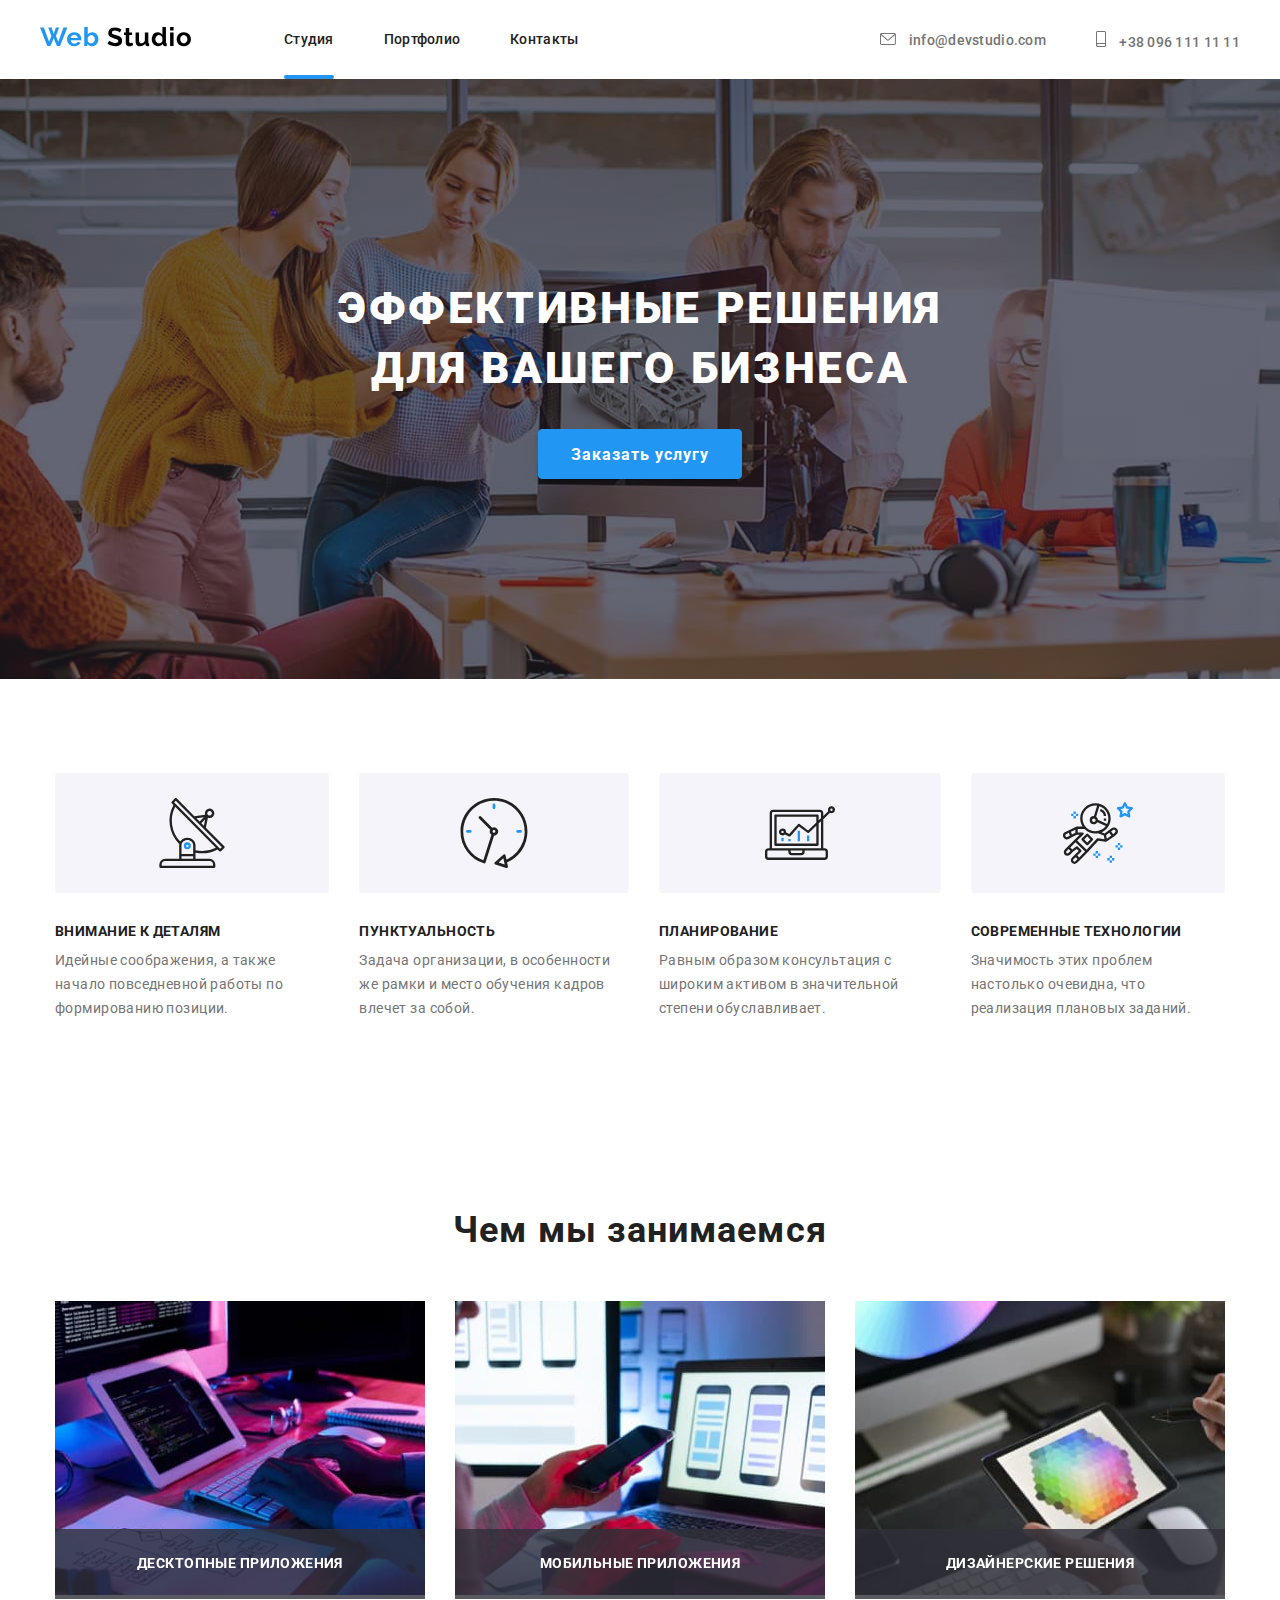
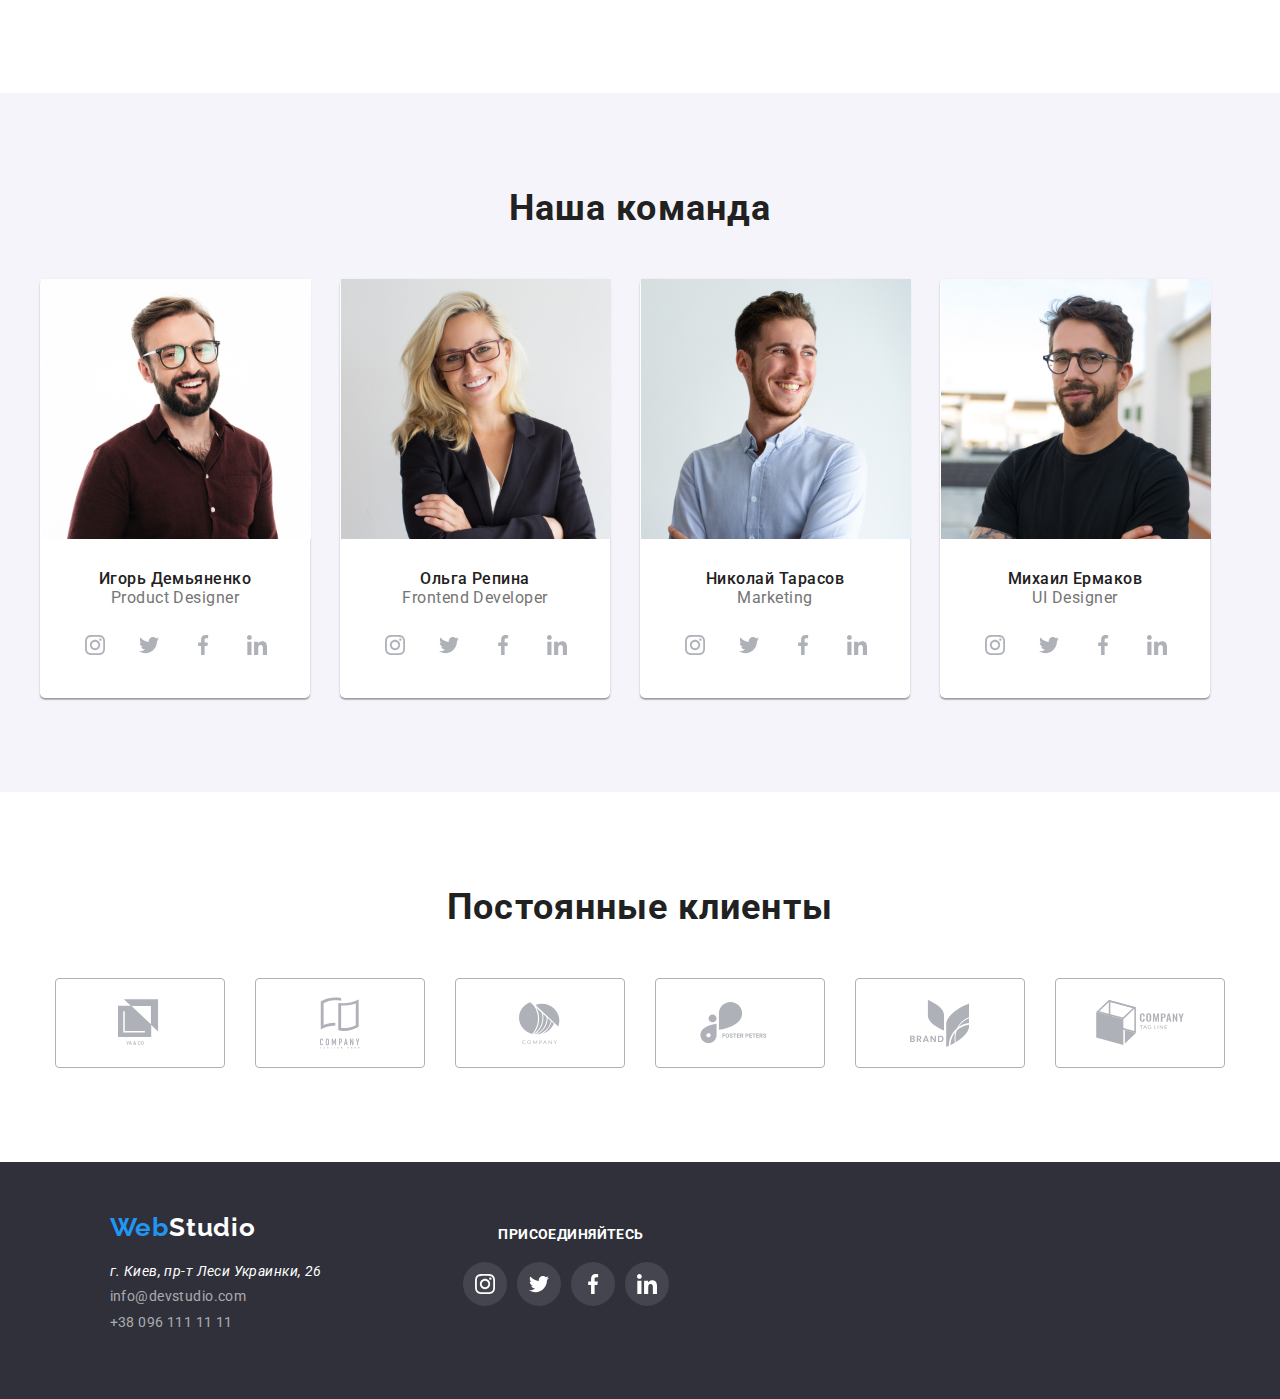
<file: index.html>
<!DOCTYPE html>
<html lang="en">

<head>
    <meta charset="UTF-8">
    <meta name="viewport" content="width=device-width, initial-scale=1.0">
    <link rel="stylesheet" href="./css/normalize.css">
    <link rel="stylesheet" href="./css/style.css">
    <link rel="preconnect" href="https://fonts.gstatic.com">
    <link
        href="https://fonts.googleapis.com/css2?family=Montserrat:wght@400;500;600;700;800&family=Roboto:wght@400;500;700&display=swap"
        rel="stylesheet">
    <link
        href="https://fonts.googleapis.com/css2?family=Montserrat:wght@400;500;600;700;800&family=Raleway:wght@700&family=Roboto:wght@400;500;700&display=swap"
        rel="stylesheet">
    <title>home-work-2</title>
</head>

<body>
    <header>
        <div class="header-box">
            <nav class="menu">
                <a class="logo link" href="#">
                    <img src="./images/WebStudio.svg" alt="логотип">
                </a>
                <ul class="nav-list list">
                    <li class="item curent"><a class="nav-item list curent" href="#">Студия</a></li>
                    <li class="item"><a class="nav-item list" href="./portfolio.html">Портфолио</a></li>
                    <li class="item"><a class="nav-item list" href="">Контакты</a></li>
                </ul>
            </nav>
            <address>
                <ul class="address list">
                    <li class="item">
                        <a class="address-item list " href="mailto:info@devstudio.com">
                            <svg class="icon-address mail">
                                <use href="./images/icons/symbol-defs.svg#icon-envelope"></use>
                            </svg>
                            info@devstudio.com
                        </a>
                    </li>
                    <li class="item">
                        <a class="address-item list" href="tel:+380961111111">
                            <svg class="icon-address tell">
                                <use href="./images/icons/symbol-defs.svg#icon-smartphone">
                                </use>
                            </svg>
                            +38 096 111 11 11 </a>
                    </li>
                </ul>
            </address>
        </div>
    </header>
    <main>
        <!--герой-->
        <section class="hero">
            <h1 class="hero-title">Эффективные решения <br>
                для вашего бизнеса</h1>
            <button class="hero-btn btn" data-modal-open>Заказать услугу</button>
            <div class="backdrop is-hidden" data-modal>
                <div class="modal">

                    <button class="close" data-modal-close>
                        <svg>
                            <use href="./images/icons/symbol-defs.svg#icon-close"></use>
                        </svg>
                    </button>
                </div>
            </div>
        </section>
        <!--Особенности-->
        <section class="advantages">
            <div class="container">
                <h2 class="visually-hidden"> Особенности</h2>
                <ul class="advantages-list list ">
                    <li class="advantages-item icon-antenna">
                        <h3>Внимание к деталям</h3>
                        <p>Идейные соображения, а также начало повседневной работы по формированию позиции.</p>
                    </li>
                    <li class="advantages-item icon-clock">
                        <h3>Пунктуальность</h3>
                        <p>Задача организации, в особенности же рамки и место обучения кадров влечет за собой.
                        </p>
                    </li>
                    <li class="advantages-item icon-diagram">
                        <h3>Планирование</h3>
                        <p>Равным образом консультация с широким активом в значительной степени обуславливает.
                        </p>
                    </li>
                    <li class="advantages-item icon-astronaut">
                        <h3>Современные технологии</h3>
                        <p>Значимость этих проблем настолько очевидна, что реализация плановых заданий.</p>
                    </li>
                </ul>
            </div>
        </section>
        <!--Чем мы занимаемся-->
        <section>
            <h2 class="section-h">Чем мы занимаемся</h2>
            <div class="container">
                <ul class="about-list list  ">
                    <li class="item">
                        <img src="./images/box1.jpg" width="370" alt="images1">
                        <div class="about-txt">
                            <h3>Десктопные приложения</h3>
                        </div>
                    </li>
                    <li class="item">
                        <img src="./images/box2.jpg" width="370" alt="images2">
                        <div class="about-txt">
                            <h3>Мобильные приложения</h3>
                        </div>
                    </li>
                    <li class="item">
                        <img src="./images/box3.jpg" width="370" alt="images3">
                        <div class="about-txt">
                            <h3>Дизайнерские решения</h3>
                        </div>
                    </li>
                </ul>
            </div>
        </section>
        <!-- наша команда -->
        <section class="team">
            <h2 class="section-h">Наша команда</h2>
            <div class="container">
                <ul class="team-list list">
                    <li class="team-card ">
                        <img src="./images/img(6).jpg" width="270" alt="photo">
                        <div class="card-des">
                            <h3>Игорь Демьяненко</h3>
                            <p>Product Designer</p>
                            <ul class="social list">
                                <li class="social-item">
                                    <a class="social-link" href="#">
                                        <svg class="social-icon">
                                            <use href=" ./images/icons/symbol-defs.svg#icon-insta">
                                            </use>
                                        </svg>
                                    </a>
                                </li>
                                <li class="social-item">
                                    <a class="social-link" href="#">
                                        <svg class="social-icon" width="20" height="20">
                                            <use href=" ./images/icons/symbol-defs.svg#icon-twitter">
                                            </use>
                                        </svg>
                                    </a>
                                </li>
                                <li class="social-item">
                                    <a class="social-link" href="#">
                                        <svg class="social-icon" width="20" height="20">
                                            <use href=" ./images/icons/symbol-defs.svg#icon-fb">
                                            </use>
                                        </svg>
                                    </a>
                                </li>
                                <li class="social-item">
                                    <a class="social-link" href="#">
                                        <svg class="social-icon" width="20" height="20">
                                            <use href="./images/icons/symbol-defs.svg#icon-in">
                                            </use>
                                        </svg>
                                    </a>
                                </li>
                            </ul>
                        </div>
                    </li>
                    <li class="team-card">
                        <img src=" ./images/img(5).jpg " width="270" alt="photo">
                        <div class="card-des">
                            <h3>Ольга Репина</h3>
                            <p>Frontend Developer</p>
                            <ul class="social list">
                                <li class="social-item">
                                    <a class="social-link" href="#">
                                        <svg class="social-icon" width="20" height="20">
                                            <use href=" ./images/icons/symbol-defs.svg#icon-insta">
                                            </use>
                                        </svg>
                                    </a>
                                </li>
                                <li class="social-item">
                                    <a class="social-link" href="#">
                                        <svg class="social-icon" width="20" height="20">
                                            <use href="./images/icons/symbol-defs.svg#icon-twitter">
                                            </use>
                                        </svg>
                                    </a>
                                </li>
                                <li class="social-item">
                                    <a class="social-link" href="#">
                                        <svg class="social-icon" width="20" height="20">
                                            <use href="./images/icons/symbol-defs.svg#icon-fb">
                                            </use>
                                        </svg>
                                    </a>
                                </li>
                                <li class="social-item">
                                    <a class="social-link" href="#">
                                        <svg class="social-icon" width="20" height="20">
                                            <use href=" ./images/icons/symbol-defs.svg#icon-in">
                                            </use>
                                        </svg>
                                    </a>
                                </li>
                            </ul>
                        </div>
                    </li>
                    <li class="team-card">
                        <img src=" ./images/img(4).jpg" width="270" alt="photo">
                        <div class="card-des">
                            <h3>Николай Тарасов</h3>
                            <p>Marketing</p>
                            <ul class="social list">
                                <li class="social-item">
                                    <a class="social-link" href="#">
                                        <svg class="social-icon" width="20" height="20">
                                            <use href=" ./images/icons/symbol-defs.svg#icon-insta">
                                            </use>
                                        </svg>
                                    </a>
                                </li>
                                <li class="social-item">
                                    <a class="social-link" href="#">
                                        <svg class="social-icon" width="20" height="20">
                                            <use href="./images/icons/symbol-defs.svg#icon-twitter">
                                            </use>
                                        </svg>
                                    </a>
                                </li>
                                <li class="social-item">
                                    <a class="social-link" href="#">
                                        <svg class="social-icon" width="20" height="20">
                                            <use href="./images/icons/symbol-defs.svg#icon-fb">
                                            </use>
                                        </svg>
                                    </a>
                                </li>
                                <li class="social-item">
                                    <a class="social-link" href="#">
                                        <svg class="social-icon" width="20" height="20">
                                            <use href=" ./images/icons/symbol-defs.svg#icon-in">
                                            </use>
                                        </svg>
                                    </a>
                                </li>
                            </ul>
                        </div>
                    </li>
                    <li class="team-card">
                        <img src=" ./images/img(3).jpg" width="270" alt="photo">
                        <div class="card-des">
                            <h3>Михаил Ермаков</h3>
                            <p>UI Designer</p>
                            <ul class="social list">
                                <li class="social-item">
                                    <a class="social-link" href="#">
                                        <svg class="social-icon" width="20" height="20">
                                            <use href=" ./images/icons/symbol-defs.svg#icon-insta">
                                            </use>
                                        </svg>
                                    </a>
                                </li>
                                <li class="social-item">
                                    <a class="social-link" href="#">
                                        <svg class="social-icon" width="20" height="20">
                                            <use href=" ./images/icons/symbol-defs.svg#icon-twitter">
                                            </use>
                                        </svg>
                                    </a>
                                </li>
                                <li class="social-item">
                                    <a class="social-link" href="#">
                                        <svg class="social-icon" width="20" height="20">
                                            <use href=" ./images/icons/symbol-defs.svg#icon-fb">
                                            </use>
                                        </svg>
                                    </a>
                                </li>
                                <li class="social-item">
                                    <a class="social-link" href="#">
                                        <svg class="social-icon" width="20" height="20">
                                            <use href=" ./images/icons/symbol-defs.svg#icon-in">
                                            </use>
                                        </svg>
                                    </a>
                                </li>
                            </ul>
                        </div>
                    </li>
                </ul>
            </div>
        </section>
        <section class="regular-clients">
            <h2>Постоянные клиенты</h2>
            <ul class="clients list">
                <li class="client">
                    <a class="clients-logo item" href=#>
                        <svg class="clients-icon" width="44.27" height="49.23">
                            <use href=" ./images/icons/symbol-defs.svg#icon-logo1" widht=""></use>
                        </svg>
                    </a>
                </li>
                <li class="client">
                    <a class="clients-logo item" href=#>
                        <svg class="clients-icon" width="40" height="52">
                            <use href=" ./images/icons/symbol-defs.svg#icon-logo2" widht=""></use>
                        </svg>
                    </a>
                </li>
                <li class="client">
                    <a class="clients-logo item" href=#>
                        <svg class="clients-icon" width="41" height="42.6">
                            <use href=" ./images/icons/symbol-defs.svg#icon-logo3" widht=""></use>
                        </svg>
                    </a>
                </li>
                <li class="client">
                    <a class=" clients-logo item" href=#>
                        <svg class="clients-icon" width="79.66" height="42.02">
                            <use href=" ./images/icons/symbol-defs.svg#icon-logo4" widht=""></use>
                        </svg>
                    </a>
                </li>
                <li class="client">
                    <a class=" clients-logo item" href=#>
                        <svg class="clients-icon" width="59" height="47">
                            <use href=" ./images/icons/symbol-defs.svg#icon-logo5" widht=""></use>
                        </svg>
                    </a>
                </li>
                <li class="client">
                    <a class=" clients-logo item" href=#>
                        <svg class="clients-icon" width="88.48" height="45.44">
                            <use href=" ./images/icons/symbol-defs.svg#icon-logo6" widht=""></use>
                        </svg>
                    </a>
                </li>
            </ul>
        </section>
    </main>
    <footer>
        <div class="content">
            <div class="logo-addres">
                <a class="logo-link list" href="#">
                    <span>Web</span>Studio
                </a>
                <address>
                    <ul class="contacts">
                        <li class="contacts-list list">г. Киев, пр-т Леси Украинки, 26</li>
                        <li class="contacts-list list">
                            <a class="contacts-item list" href="mailto:info@devstudio.com">info@devstudio.com
                            </a>
                        </li>
                        <li class="contacts-list list">
                            <a class="contacts-item list" href="tel:+380961111111"> +38 096 111 11 11 </a>
                        </li>
                    </ul>
                </address>
            </div>
            <div class="join">
                <h3 class="join-title">присоединяйтесь</h3>
                <ul class="social item">
                    <li class="social-item insta">
                        <a class="footer-icon" href="#">
                            <svg class="icon">
                                <use href=" ./images/icons/symbol-defs.svg#icon-insta">
                                </use>
                            </svg>
                        </a>
                    </li>
                    <li class="social-item twitter">
                        <a class="footer-icon" href="#">
                            <svg class="icon">
                                <use href=" ./images/icons/symbol-defs.svg#icon-twitter">
                                </use>
                            </svg>
                        </a>
                    </li>
                    <li class="social-item fb">
                        <a class="footer-icon" href="#">
                            <svg class="icon">
                                <use href=" ./images/icons/symbol-defs.svg#icon-fb">
                                </use>
                            </svg>
                        </a>
                    </li>
                    <li class="social-item in">
                        <a class="footer-icon" href="#">
                            <svg class="icon">
                                <use href=" ./images/icons/symbol-defs.svg#icon-in">
                                </use>
                            </svg>
                        </a>
                    </li>
                </ul>
            </div>
            <div class="form"></div>
    </footer>


    <script src="./js/modal.js"></script>

</body>

</html>
</file>
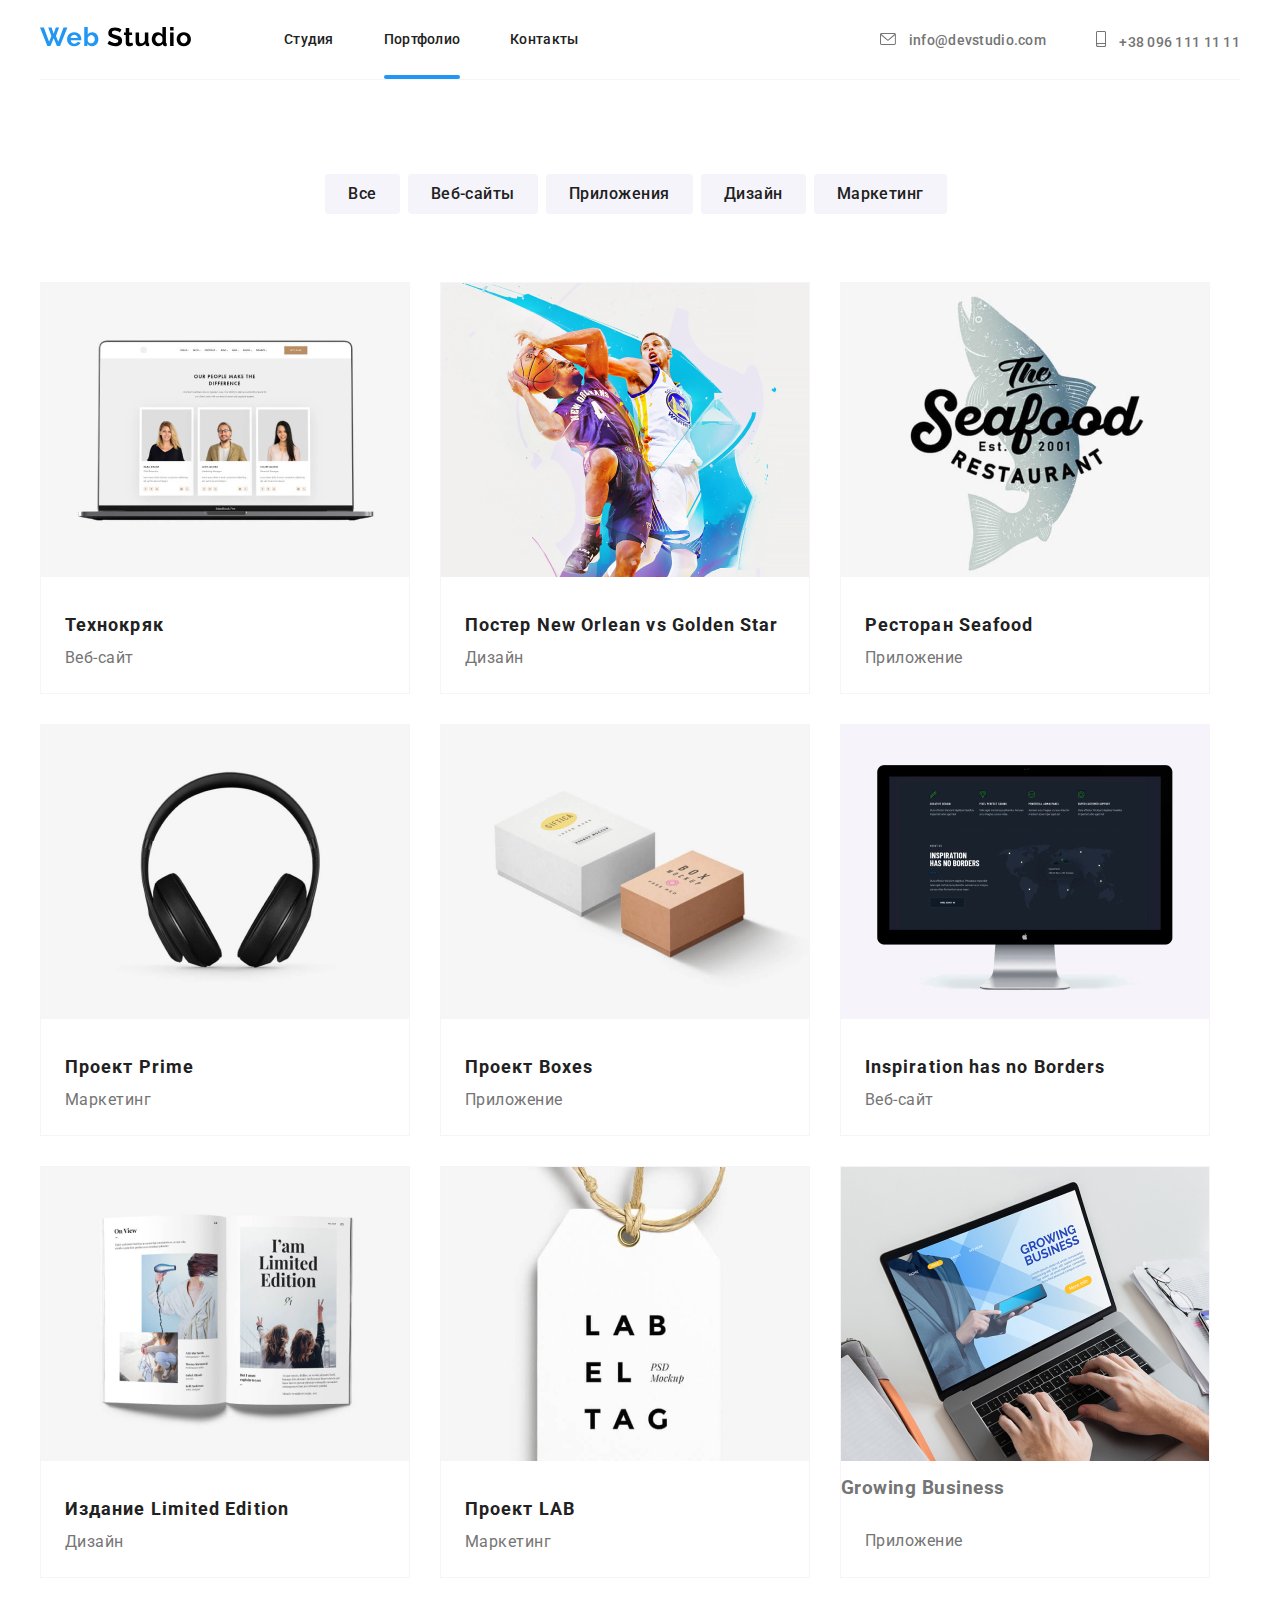
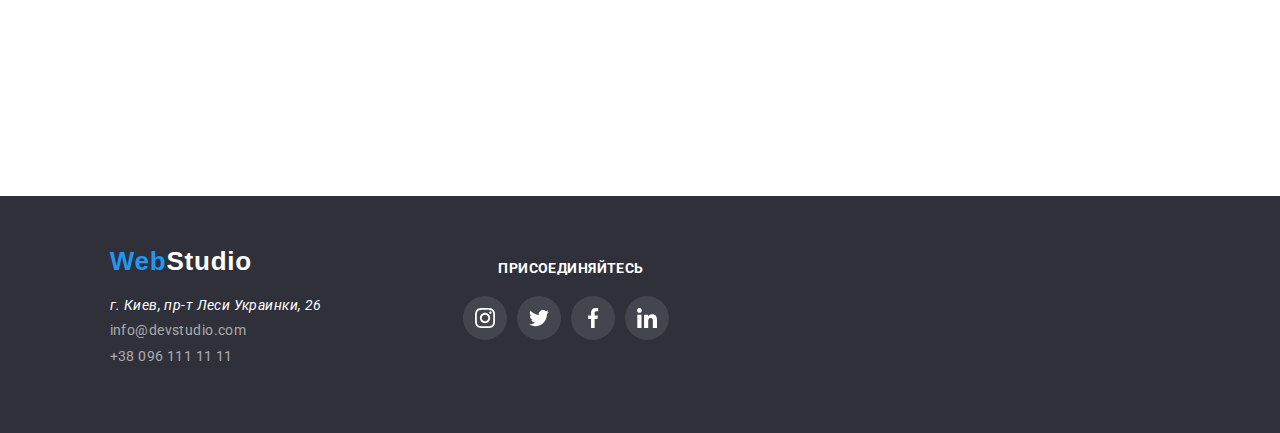
<file: portfolio.html>
<!DOCTYPE html>
<html lang="en">

<head>
    <meta charset="UTF-8">
    <meta name="viewport" content="width=device-width, initial-scale=1.0">
    <link
        href="https://fonts.googleapis.com/css2?family=Montserrat:wght@400;500;600;700;800&family=Roboto:wght@400;500;700&display=swap"
        rel="stylesheet">
    <link rel="stylesheet" href="./css/normalize.css">
    <link rel="stylesheet" href="./css/style.css">
    <title>Document</title>
</head>

<body>
    <header>
        <div class="header-box-p">
            <nav class="menu">
                <a class="logo link" href="#">
                    <img src="./images/WebStudio.svg" alt="логотип">
                </a>
                <ul class="nav-list list">
                    <li class="item"><a class="nav-item list" href="./index.html">Студия</a></li>
                    <li class="item curent"><a class="nav-item list curent" href="./index.html">Портфолио</a></li>
                    <li class="item"><a class="nav-item list" href="">Контакты</a></li>
                </ul>
            </nav>
            <address>
                <ul class="address list">
                    <li class="item">
                        <a class="address-item list " href="mailto:info@devstudio.com">
                            <svg class="icon-address mail">
                                <use href="./images/icons/symbol-defs.svg#icon-envelope"></use>
                            </svg>
                            info@devstudio.com
                        </a>
                    </li>
                    <li class="item">
                        <a class="address-item list" href="tel:+380961111111">
                            <svg class="icon-address tell">
                                <use href="./images/icons/symbol-defs.svg#icon-smartphone">
                                </use>
                            </svg>
                            +38 096 111 11 11 </a>
                    </li>
                </ul>
            </address>
        </div>

    </header>
    <main>
        <section class="portfolio">

            <h2 class="visually-hidden">Портфолио</h2>
            <!--filter-->
            <ul class="filter list">
                <li class="filter-item">
                    <button class="filter-btn  anchor list">Все</button>
                </li>
                <li class="filter-item">
                    <button class="filter-btn  anchor list">Веб-сайты</button>
                </li>
                <li class="filter-item">
                    <button class="filter-btn  anchor list">Приложения</button>
                </li>
                <li class="filter-item">
                    <button class="filter-btn  anchor list">Дизайн</button>
                </li>
                <li class="filter-item">
                    <button class="filter-btn  anchor list">Маркетинг</button>
                </li>
            </ul>
            <div class="cards">
                <!--cards-->
                <ul class="examples list">
                    <li class="examples-card">
                        <a class="card-link list" href="#">
                            <div class="examples-photo">
                                <img class="examples-img" src="./images/texnokryak.jpg" alt="сайт Технокряк">
                                <div class="overlay">
                                    <p>
                                        Технокряк это современная площадка распространения коронавируса. Компании
                                        используют
                                        эту
                                        платформу для цифрового
                                        шпионажа и атак на защищённые сервера конкурентов.
                                    </p>
                                </div>
                            </div>
                            <div class="card-txt">
                                <h3>Технокряк</h3>
                                <p>Веб-сайт</p>
                            </div>
                        </a>
                    </li>
                    <li class="examples-card">
                        <a class="card-link list" href="#">
                            <div class="examples-photo">
                                <img class="examples-img" src="./images/poster.jpg"
                                    alt="Постер New Orlean vs Golden Star">
                                <div class="overlay">
                                    <p>
                                        Lorem ipsum dolor sit amet consectetur adipisicing elit. Tempore iste repellat
                                        pariatur
                                        error illum fugiat voluptatibus debitis doloribus? Consectetur non voluptate,
                                        nisi
                                        veritatis soluta iste enim accusamus neque error praesentium!
                                    </p>
                                </div>
                            </div>
                            <div class="card-txt">
                                <h3>Постер New Orlean vs Golden Star</h3>
                                <p>Дизайн</p>
                            </div>
                        </a>
                    </li>
                    <li class="examples-card">
                        <a class="card-link list" href="#">
                            <div class="examples-photo">
                                <img class="examples-img" src="./images/seafood.jpg" alt="Ресторан Seafood">
                                <div class="overlay">
                                    <p>
                                        Lorem ipsum dolor sit amet consectetur adipisicing elit. Tempore iste repellat
                                        pariatur
                                        error illum fugiat voluptatibus debitis doloribus? Consectetur non voluptate,
                                        nisi
                                        veritatis soluta iste enim accusamus neque error praesentium!
                                    </p>
                                </div>
                            </div>
                            <div class="card-txt">
                                <h3>Ресторан Seafood</h3>
                                <p>Приложение</p>
                            </div>
                        </a>
                    </li>
                    <li class="examples-card">
                        <a class="card-link list" href="#">
                            <div class="examples-photo">
                                <img class="examples-img" src="./images/prime.jpg" alt="Проект Prime">
                                <div class="overlay">
                                    <p>
                                        Lorem ipsum dolor sit amet consectetur adipisicing elit. Tempore iste repellat
                                        pariatur
                                        error illum fugiat voluptatibus debitis doloribus? Consectetur non voluptate,
                                        nisi
                                        veritatis soluta iste enim accusamus neque error praesentium!
                                    </p>
                                </div>
                            </div>
                            <div class="card-txt">
                                <h3>Проект Prime</h3>
                                <p>Маркетинг</p>
                            </div>
                        </a>
                    </li>
                    <li class="examples-card">
                        <a class="card-link list" href="#">
                            <div class="examples-photo">
                                <img class="examples-img" src="./images/boxes.jpg" alt="Проект Boxes">
                                <div class="overlay">
                                    <p>
                                        Lorem ipsum dolor sit amet consectetur adipisicing elit. Tempore iste repellat
                                        pariatur
                                        error illum fugiat voluptatibus debitis doloribus? Consectetur non voluptate,
                                        nisi
                                        veritatis soluta iste enim accusamus neque error praesentium!
                                    </p>
                                </div>
                            </div>
                            <div class="card-txt">
                                <h3>Проект Boxes</h3>
                                <p>Приложение</p>
                            </div>
                        </a>
                    </li>
                    <li class="examples-card">
                        <a class="card-link list" href="#">
                            <div class="examples-photo">
                                <img class="examples-img" src="./images/inspiration.jpg"
                                    alt="Inspiration has no Borders">
                                <div class="overlay">
                                    <p>
                                        Lorem ipsum dolor sit amet consectetur adipisicing elit. Tempore iste repellat
                                        pariatur
                                        error illum fugiat voluptatibus debitis doloribus? Consectetur non voluptate,
                                        nisi
                                        veritatis soluta iste enim accusamus neque error praesentium!
                                    </p>
                                </div>
                            </div>
                            <div class="card-txt">
                                <h3>Inspiration has no Borders</h3>
                                <p>Веб-сайт</p>
                            </div>
                        </a>
                    </li>
                    <li class="examples-card">
                        <a class="card-link list" href="#">
                            <div class="examples-photo">
                                <img class="examples-img" src="./images/limited.jpg" alt="Издание Limited Edition">
                                <div class="overlay">
                                    <p>
                                        Lorem ipsum dolor sit amet consectetur adipisicing elit. Tempore iste repellat
                                        pariatur
                                        error illum fugiat voluptatibus debitis doloribus? Consectetur non voluptate,
                                        nisi
                                        veritatis soluta iste enim accusamus neque error praesentium!
                                    </p>
                                </div>
                            </div>
                            <div class="card-txt">
                                <h3>Издание Limited Edition</h3>
                                <p>Дизайн</p>
                            </div>
                        </a>
                    </li>
                    <li class="examples-card">
                        <a class="card-link list" href="#">
                            <div class="examples-photo">
                                <img class="examples-img" src="./images/lab.jpg" alt="Проект LAB">
                                <div class="overlay">
                                    <p>
                                        Lorem ipsum dolor sit amet consectetur adipisicing elit. Tempore iste repellat
                                        pariatur
                                        error illum fugiat voluptatibus debitis doloribus? Consectetur non voluptate,
                                        nisi
                                        veritatis soluta iste enim accusamus neque error praesentium!
                                    </p>
                                </div>
                            </div>
                            <div class="card-txt">
                                <h3>Проект LAB</h3>
                                <p>Маркетинг</p>
                            </div>
                        </a>
                    </li>
                    <li class="examples-card">
                        <a class="card-link list" href="#">
                            <div class="examples-photo">
                                <img class="examples-img" src="./images/growing.jpg" alt="Growing Business">
                                <h3>Growing Business</h3>
                                <div class="overlay">
                                    <p>
                                        Lorem ipsum dolor sit amet consectetur adipisicing elit. Tempore iste repellat
                                        pariatur
                                        error illum fugiat voluptatibus debitis doloribus? Consectetur non voluptate,
                                        nisi
                                        veritatis soluta iste enim accusamus neque error praesentium!
                                    </p>
                                </div>
                            </div>
                            <div class="card-txt">
                                <p>Приложение</p>
                            </div>
                        </a>
                    </li>
                </ul>
            </div>
        </section>

    </main>
    <footer>
        <div class="content">
            <div class="logo-addres">
                <a class="logo-link list" href="#">
                    <span>Web</span>Studio
                </a>
                <address>
                    <ul class="contacts">
                        <li class="contacts-list list">г. Киев, пр-т Леси Украинки, 26</li>
                        <li class="contacts-list list">
                            <a class="contacts-item list" href="mailto:info@devstudio.com">info@devstudio.com
                            </a>
                        </li>
                        <li class="contacts-list list">
                            <a class="contacts-item list" href="tel:+380961111111"> +38 096 111 11 11 </a>
                        </li>
                    </ul>
                </address>
            </div>
            <div class="join">
                <h3 class="join-title">присоединяйтесь</h3>
                <ul class="social item">
                    <li class="social-item insta">
                        <a class="footer-icon" href="#">
                            <svg class="icon">
                                <use href="./images/icons/symbol-defs.svg#icon-insta">
                                </use>
                            </svg>
                        </a>
                    </li>
                    <li class="social-item twitter">
                        <a class="footer-icon" href="#">
                            <svg class="icon">
                                <use href="./images/icons/symbol-defs.svg#icon-twitter">
                                </use>
                            </svg>
                        </a>
                    </li>
                    <li class="social-item fb">
                        <a class="footer-icon" href="#">
                            <svg class="icon">
                                <use href="./images/icons/symbol-defs.svg#icon-fb">
                                </use>
                            </svg>
                        </a>
                    </li>
                    <li class="social-item in">
                        <a class="footer-icon" href="#">
                            <svg class="icon">
                                <use href="./images/icons/symbol-defs.svg#icon-in">
                                </use>
                            </svg>
                        </a>
                    </li>
                </ul>
            </div>
            <div class="form"></div>
    </footer>
</body>

</html>
</file>
<file: css/style.css>
/* палитра цветов
black-color: #000000
blue accent-color: #2196F3;
grey p -text: #757575;
text-h-color: #212121;
контакты в подвале: rgba(255, 255, 255, 0.6);
}*/

:root {
    --primari-text-color: #757575;
    --title-text-color: #212121;
    --accent-color: #2196F3;
    --white-color: #ffffff;
    --black-color: #2F303A;
    --section-color: #F5F4FA;
    --footer-w-color: rgba(255, 255, 255, 0.6);
    --border-color:#AFB1B8;
    --icon-color: #AFB1B8;
    --icon-bgc-footer:rgba(255, 255, 255, 0.1);
    --shadow-color:rgba(0, 0, 0, 0.2);
}


body {
    color: var(--primari-text-color);
    font-family: 'Roboto', sans-serif;
    list-style: none;
    text-decoration: none;

}


.visually-hidden {
    position: absolute;
    width: 1px;
    height: 1px;
    margin: -1px;
    border: 0;
    padding: 0;

    white-space: nowrap;
    clip-path: inset(100%);
    clip: rect(0 0 0 0);
    overflow: hidden;
}

.list,
.nav-item {
    list-style: none;
    text-decoration: none;
}

.header-box {
    display: flex;
    align-items: center;
    justify-content: space-between;
    width: 1200px;
    margin: 0 auto;
}


.menu {
    display: flex;
    align-items: center;
    justify-content: space-around;
}

.nav-list {
    display: flex;
    margin-left: 93px;
}

.nav-list .item.curent  ::after {
    content: "";
    width: inherit;
    height: 4px;
    background: var(--accent-color);
    border-radius: 2px;
    display: flex;
    margin-top: 27px;

}

.nav-list .item+.item {
    margin-left: 50px;
}

.nav-item {
    display: block;
    padding-top: 32px;
    /* padding-bottom: 32px; */
    font-size: 14px;
    font-weight: 500;
    line-height: 1.14;
    letter-spacing: 0.02em;
    color: var(--title-text-color);

    transition-property: color;
    transition-duration: 250ms;
    transition-timing-function: cubic-bezier(0.4, 0, 0.2, 1);
    transition-delay: 0;
}

.nav-item:hover,
.nav-item:focus {
    color: var(--accent-color);
}

.address {
    display: flex;
    margin-left: auto;
}


.address a {
    font-family: Roboto;
    font-style: normal;
    font-weight: 500;
    font-size: 14px;
    line-height: 1.142px;
    letter-spacing: 0.02em;
    color: var(--primari-text-color);

    transition-property: color;
    transition-duration: 250ms;
    transition-timing-function: cubic-bezier(0.4, 0, 0.2, 1);
    transition-delay: 0;
}
.address .item:not(:last-child) {
    margin-right: 50px;
}

.address-item:hover,
.address-item:focus,
.address-item:hover svg,
.address-item:focus svg {
    color: var(--accent-color);
    fill: var(--accent-color);
}



.address li {
    display: flex;
    align-items: center;
    
}

.icon-address {
    display: inline-block;
    margin-right: 10px;
    fill: var(--primari-text-color);

    transition-property: color, transform;
    transition-duration: 250ms;
    transition-timing-function: cubic-bezier(0.4, 0, 0.2, 1);
    transition-delay: 0;
    
}
.mail{
    width: 16px;
    height: 12px;

}
.tell {
    width: 10px;
    height: 16px;
}



.hero {
    text-align: center;
    justify-items: center;
    padding-top: 200px;
    padding-bottom: 200px;
    max-width: 1600px;
    margin: 0 auto;
    background-color: var(--black-color);
    color: var(--white-color);
    background-image: linear-gradient(
        to right,
         rgba(47, 48, 58, 0.4),
         rgba(47, 48, 58, 0.4)
         ), 
    url(../images/hero.jpg);
    background-repeat: no-repeat;
    background-size: cover;
    background-position: center;

}

.hero-title {
    font-weight: 900;
    font-size: 44px;
    margin-bottom: 30px;
    line-height: 1.36;
    letter-spacing: 0.06em;
    text-transform: uppercase;
}

.hero .hero-btn {
    font: roboto;
    background-color: var(--accent-color);
    color: var(--white-color);
    border: 1px solid var(--accent-color);
    border-radius: 4px;
    padding: 10px 32px;
    height: 50px;
    box-shadow: 0px 4px 4px var(--shadow-color);
    font-weight: bold;
    font-size: 16px;
    line-height: 1.875;
    letter-spacing: 0.06em;

    transition-property: box-shadow;    
    transition-duration: 250ms;
    transition-timing-function: cubic-bezier(0.4, 0, 0.2, 1);
    transition-delay: 0;
    
}

.hero-btn:hover,
.hero-btn:focus,
.filter .btn:hover,
.filter .btn:focus {
    font: roboto;
    background-color: var(--white-color);
    color: var(--accent-color);
    border: 1px solid var(--white-color)
    cursor: pointer;
    box-shadow (0px 4px 4px rgba(0, 0, 0, 0.15));


}

.backdrop {
    position: fixed;
    top: 0%;
    left: 0%;
    width: 100%;
    height: 100%;
    background-color:var(--shadow-color);
    
}

.backdrop.is-hidden {
    opacity: 0;
    pointer-events: none;
}

.modal {
    position: absolute;
    top: 50%;
    left: 50%;
    transform: translate(-50%, -50%);
    width: 528px;
    height: 581px;
    background-color: var(--white-color);
}

.close {
   display: flex;
    width: 30px;
    height: 30px;
    margin-top:8px;
    margin-right: 8px;
    margin-left: auto;
    border: 1px solid var(--section-color);
    border-radius: 50%;
    background-color: transparent;

}

.close svg {
    width: 16px;
    height: 16px;
    fill: var(--black-color);
    justify-content: center;
    /* align-items: center; */
    margin: auto;
}

.container {
    display: flex;
    width: 1200px;
    padding-right: 15px;
    padding-left: 15px;
    justify-content: center;
    margin: 0 auto;
    padding-bottom: 94px;
}


/* Оссобености */
.advantages {
    margin-left: auto;
    margin-right: auto;
    padding-top: 94px;
    padding-bottom: 94px;
}


.advantages-list {
    display: flex;
    justify-content: space-around;
}

.advantages-list li:not(:last-child) {
    margin-right: 30px;
}

.advantages-item {
    display: block;
}

.advantages-item::before { 
    display: block;
    height: 120px;
    content: '';
    background: var(--section-color);
    background-repeat: no-repeat;
    background-size: contain;
    background-position: center;
    border-radius: 4px;
    margin-bottom: 30px;
}

.icon-antenna::before {
    background-size: 70px;
    background-image: url(../images/icons/antenna.svg);
 
}

.icon-clock::before {
    background-size: 70px;
   background-image: url(../images/icons/clock.svg);
}
.icon-diagram::before {
    background-size: 70px;
    background-image: url(../images/icons/diagram.svg);
}
.icon-astronaut::before {
    background-size: 70px;
    background-image: url(../images/icons/astronaut.svg);
}


.advantages-item h3 {
    font-weight: 700;
    font-size: 14px;
    line-height: 1.143;
    letter-spacing: 0.03em;
    text-transform: uppercase;
    color: var(--title-text-color);
    margin: 0;
    margin-bottom: 10px;
}

.advantages-item p {
    font-weight: 400;
    font-size: 14px;
    line-height: 1.714;
    letter-spacing: 0.03em;
    margin: 0;

}

/* чем ьы занимаемся */

.section-h {
    font-weight: 700;
    font-size: 36px;
   margin-bottom: 50px;
    text-align: center;
    line-height: 1.167;
    letter-spacing: 0.03em;
    color: var(--title-text-color);
}

.about-list {
    display: flex;
}

.about-list .item {
    position: relative;
}
.about-list .item:not(:last-child) {
    margin-right: 30px;

}

.about-txt {
    display: flex;
    position: absolute;
    align-items: center;
    background: rgba(47, 48, 58, 0.8);
    left: 0;
    bottom: 0;
    width: 100%;
    height: 70px;
    justify-content: center;
    color:var(--white-color);



}
.about-txt h3 {
    display: block;
    width: 100%;
    font-family: Roboto;
    font-style: normal;
    font-weight: bold;
    font-size: 14px;
    line-height: 1.142px;
    text-align: center;
    letter-spacing: 0.03em;
    text-transform: uppercase;

}

/* наша команда */
.team {
    background-color:var(--section-color);
    padding-top: 94px;
}

.team-list {
    display: flex;
}

.team-card {
    width: 270px;
    margin-right: 30px;
    background-color: var(--white-color);
    border-bottom: 1px solid transparent;
    border-left: 1px solid transparent;
    border-right: 1px solid transparent;
    border-radius: 5px;
    box-shadow: 0px 1px 3px rgba(0, 0, 0, 0.12),
    0px 1px 1px rgba(0, 0, 0, 0.14),
    0px 2px 1px rgba(0, 0, 0, 0.2);
   
}
.team-card img {
    
    display: block;
    min-width: 270px;
    height: auto;
    margin: 0px;
}

.card-des>h3 {
    font-weight: 500;
    font-size: 16px;
    line-height: 1.187;
    letter-spacing: 0.03em;
    color: var(--title-text-color);
    margin: 0;
    text-align: center;
}

.card-des p {
    font-size: 16px;
    line-height: 1.1875;
    text-align: center;
    letter-spacing: 0.03em;
    color: var(--primari-text-color);
}


.card-des {
    border-right: 1px solid 3 transparent;
    padding-top: 30px;
}
.social {
    list-style: none;
    display: flex;    
    margin: 16px 32px 30px 32px;
}

.social-item  {
    display: flex;
    
    
}

.social-link {
    display: flex;
    justify-content: center;
    align-items:center;
    width:44px;
    height: 44px;
    border-radius: 50%;
    background:var(--white-color);
    margin-right: 10px;
   
    transition-property: background;
    transition-duration: 250ms;
    transition-timing-function: cubic-bezier(0.4, 0, 0.2, 1);
    transition-delay: 0;
}

.social-icon {
    display: block;
    align-items:center;
    height: 20px;
    width: 20px;
    fill: var(--icon-color);
    background-position: center;

    transition-property: fill;
    transition-duration: 250ms;
    transition-timing-function: cubic-bezier(0.4, 0, 0.2, 1);
    transition-delay: 0;
}

.social-link:hover,
.social-link:focus,
.social-link:hover svg,
.social-link:focus svg {
    background:var(--accent-color);
    fill: var(--white-color);
   
}


.regular-clients {
  
  width: 1200px;
  padding-right: 15px;
  padding-left: 15px;
  padding-top: 94px;
  justify-content: center;
  margin: 0 auto;
  padding-bottom: 94px;
}

.regular-clients h2 {

    font-weight: 700;
    font-size: 36px;
    line-height: 1.1719;
    text-align: center;
    letter-spacing: 0.03em;
    color: var(--title-text-color);
    margin-bottom: 50px;
}

.clients {
  display: flex;
 
}

.client {
    width: calc((100% - 150px) / 6);
    height: 90px;
    border: 1px solid var(--border-color);
    border-radius: 4px;
    margin-right: 30px;
    display: flex;
    align-items:center;
    justify-content: center;
}
.client :last-child {
    margin-right: 0px;
}

.clients-logo {
width: 170px;
height: 90px;
display: flex;
align-items:center;
justify-content: center;
    fill: var(--icon-color);

    transition-property: fill;
    transition-duration: 250ms;
    transition-timing-function: cubic-bezier(0.4, 0, 0.2, 1);
    transition-delay: 0;
    
}

.client:hover,
.client:focus,
.client:hover svg,
.client:focus svg {
    border-color: var(--accent-color);
    fill:var(--accent-color);
}


/* футер */
footer {
    background-color: var(--black-color);
}

.content {
    display: flex;
    width: 1200px;
    padding: 0 15px;
    margin: 0 auto;
    justify-content: space-around;
    align-items:center;

}

.logo-addres {
    display: block;
    padding-top: 50px;

}

.logo-link {
    display: block;
    margin-bottom: 20px;
    font-family: 'Raleway', sans-serif;
    font-weight: 700;
    font-size: 26px;
    line-height: 1.19;
    letter-spacing: 0.03em;
    color: var(--white-color);
 
}

.logo-link span {
    color: var(--accent-color);
    margin: 0px;
}

.contacts {
    font-weight: 400;
    font-size: 14px;
    line-height: 1.174;
    letter-spacing: 0.03em;
    color: var(--white-color);
    padding-bottom: 60px;
}

.contacts-list {
    margin-bottom: 9px;
}

.contacts a {
font-style: normal;
font-weight: normal;
font-size: 14px;
line-height: 1.72px;
letter-spacing: 0.03em;
color: var(--footer-w-color);
margin-bottom: 9px;
}
.address-item :last-child{
    margin-bottom: 0px;
}
.join {
    /* display: block; */
    justify-content: space-around;
    align-items:left;
}
.join-title {
    text-align: center;
    font-family: Roboto;
    font-style: normal;
    font-weight: bold;
    font-size: 14px;
    line-height: 1.1429;
    letter-spacing: 0.03em;
    text-transform: uppercase;
    color: var(--white-color);
    margin-bottom: 20px;
}

.join .social {
    list-style: none;
    display: flex;
    justify-content: space-around;
    
}
.footer-icon {
    display: flex;
    justify-content: center;
    align-items:center;
    width: 44px;
    height: 44px;
    border-radius: 50%;
    background-color: var(--icon-bgc-footer);
    margin-right: 10px;   
    
    transition-property: background;
    transition-duration: 250ms;
    transition-timing-function: cubic-bezier(0.4, 0, 0.2, 1);
    transition-delay: 0;
}
.icon {
    width: 20px;
    height: 20px;
    display: flex;
    fill: var(--white-color);
}

.footer-icon:hover,
.footer-icon:focus {
    background: var(--accent-color);
}

.form {
    display: block;
   width: 350px;
}

/* страница портфолио */

.header-box-p {
    display: flex;
    align-items: center;
    justify-content: space-between;
    width: 1200px;
    border-bottom: 1px solid var(--section-color);
    margin: 0 auto
    
}
.portfolio {
   display: flex;
    padding-bottom: 94px;
    width: 1200px;
    padding-top: 94px;
    /* padding-right: 15px;
    padding-left: 15px; */
    justify-content: center;
    margin: 0 auto;
    flex-wrap: wrap;
}

.filter {
    display: flex;
    justify-content: center;
    margin-bottom: 34px ;

    color: var(--title-text-color);
    font-weight: 500;
    font-size: 16px;
    line-height: 1.625;
    letter-spacing: 0.03em;
}
.filter-item {
    display: block;
    margin-right: 8px;
    border-radius: 4px;
    color: var(--title-text-color); 
    background-color: var(--section-color);
}

.filter-btn.anchor {
    color: var(--title-text-color);
    background-color: var(--section-color);
    border: 1px solid var(--section-color);
    border-radius: 4px;
    padding: 6px 22px;

    font-style: normal;
    font-weight: 500;
    font-size: 16px;
    line-height: 1.625;
    text-align: center;
    letter-spacing: 0.03em;

}

.filter-btn:hover,
.filter-btn:focus {
    color: var(--white-color);
    background-color: var(--accent-color);
    border: 1px solid var(--accent-color);
}

.filter .filter-btn :not(:last-child) {
    margin-right: 8px;
}


.cards {
 display: flex;
 justify-content: center;

}
.examples {
    display: flex;
    flex-wrap: wrap;
     margin-right: auto;
    margin-left: auto;
    width: 1200px;
    padding-top:34px;
    padding-bottom: 94px;
}


.examples .examples-card:not(:nth-child(3n)){
    margin-right: 30px;
    
}
.examples .examples-card:nth-child(n + 3){
    margin-bottom: 30px;
}
.examples-card {
    display: block;
    position: relative;
    width: 370px;

    margin-bottom: 30px;
    border: 1px solid var(--section-color);
}

.examples-card:hover,
.examples-card:focus {
    box-shadow: 0px 1px 1px rgba(0, 0, 0, 0.12),
    0px 4px 4px rgba(0, 0, 0, 0.06),
    1px 4px 6px rgba(0, 0, 0, 0.16);
    
}


.examples-photo {

    position: relative;
    overflow: hidden;
}

.overlay {
    position: absolute;
   display: flex;
    width: 100%;
    height: 100%;
    top:0%;
    left: 0%;
    text-align: center;
    opacity: 0;
    padding: 63px 24px;
    background-color: var(--accent-color);
    color: var(--white-color);
    font-size: 18px;
    line-height: 1.56;
    letter-spacing: 0.03em;
    
    transform: translateY(100%);
    transition: transform 250ms cubic-bezier(0.4, 0, 0.2, 1);


}

.examples-card:hover .overlay {
    opacity: 1;
    transform: translateY(0);
  
}

.card-txt {
    padding-top: 20px;
    padding-bottom: 20px;
    padding-right: 24px;
    padding-left: 24px;
}

.card-txt h3 {
    font-weight: 700;
    font-size: 18px;
    line-height: 2;
    letter-spacing: 0.06em;
    color: var(--title-text-color);
 }

.card-link {
    font-weight: 400;
    font-size: 16px;
    line-height: 1.875;
    letter-spacing: 0.03em;
    color: var(--primari-text-color);
}
</file>
